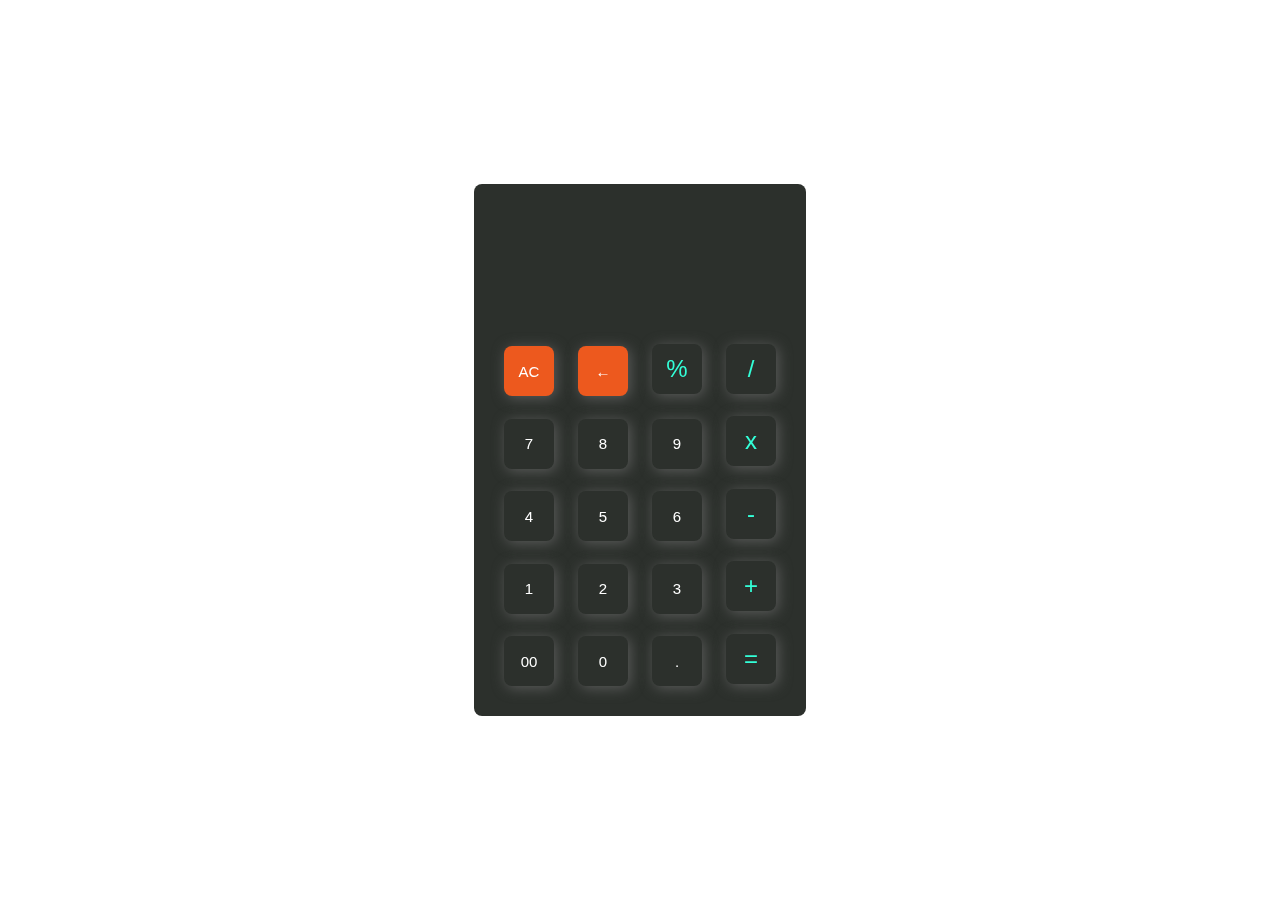
<file: Calculator/index.html>
<!DOCTYPE html>
<html lang="en">
<head>
   <title>Calculator</title>
   <link rel="stylesheet" href="style.css">
</head>
<body>
   <div id="calc">
      <div id="content">
         <form>
            <div id="output">
               <input type="text" id='res'>
            </div>
            <div class="btn">
               <input type="button" value='AC' onclick="Clear()" id="clear">
               <input type="button" value='←' onclick="Back()" id="backspace">
               <input type="button" value='%' onclick="Solve('%')" class="operator">
               <input type="button" value='/' onclick="Solve('/')" class="operator">
               <br>
               <input type="button" value='7' onclick="Solve('7')">
               <input type="button" value='8' onclick="Solve('8')">
               <input type="button" value='9' onclick="Solve('9')">
               <input type="button" value='x' onclick="Solve('x')" class="operator">
               <br>
               <input type="button" value='4' onclick="Solve('4')">
               <input type="button" value='5' onclick="Solve('5')">
               <input type="button" value='6' onclick="Solve('6')">
               <input type="button" value='-' onclick="Solve('-')" class="operator">
               <br>
               <input type="button" value='1' onclick="Solve('1')">
               <input type="button" value='2' onclick="Solve('2')">
               <input type="button" value='3' onclick="Solve('3')">
               <input type="button" value='+' onclick="Solve('+')" class="operator">
               <br>
               <input type="button" value='00' onclick="Solve('00')">
               <input type="button" value='0' onclick="Solve('0')">
               <input type="button" value='.' onclick="Solve('.')">
               <input type="button" value='=' onclick="Result()" class="operator">
            </div>
         </form>
      </div>
   </div>
   <script src='script.js'></script>
</body>
</html>
</file>
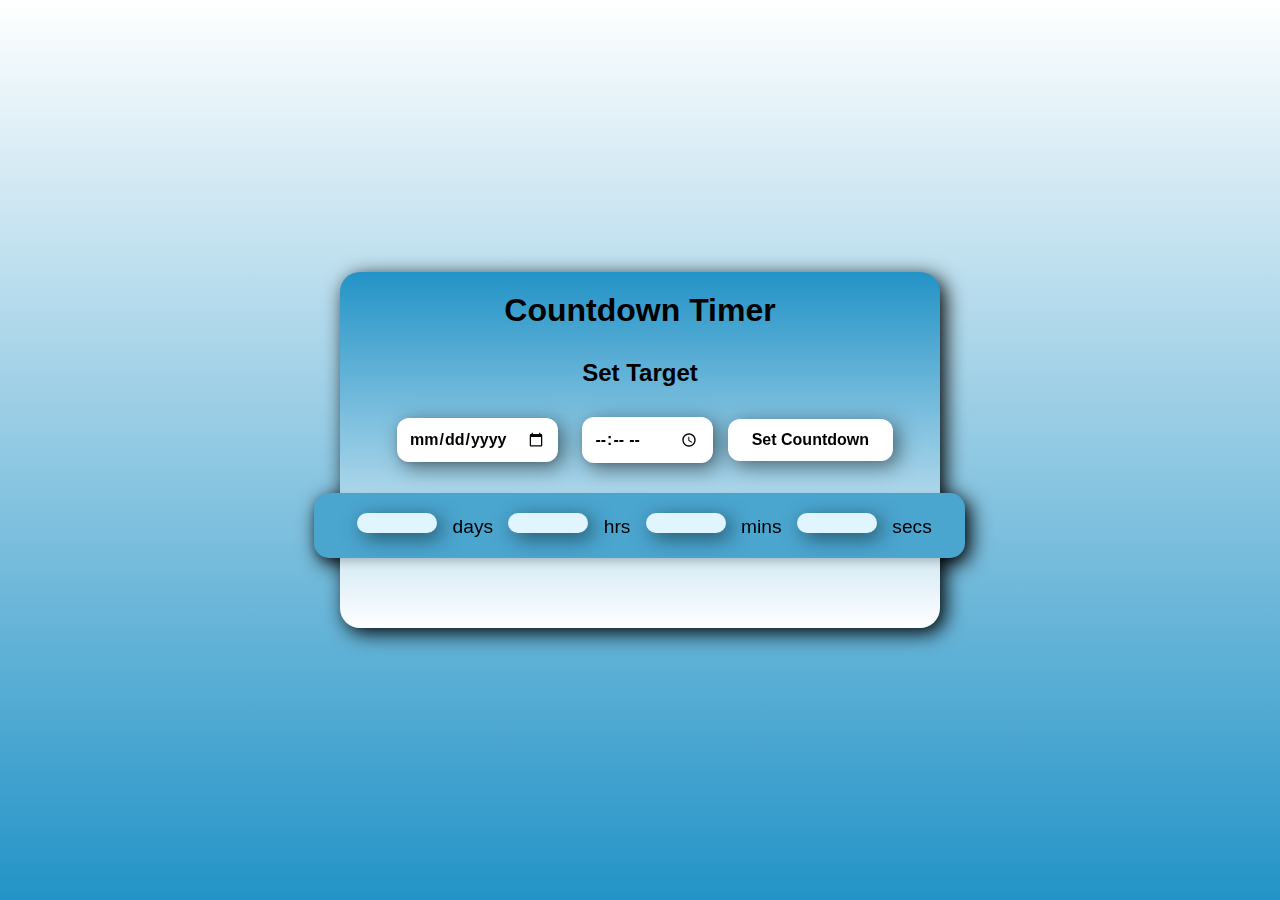
<file: Countdown Timer/index.html>
<!DOCTYPE html>
<html lang="en">
<head>
    <meta charset="UTF-8">
    <meta name="viewport" content="width=device-width, initial-scale=1.0">
    <title>Countdown Timer</title>
    <link rel="stylesheet" href="style.css">
</head>
<body>
    <div class="container">
        <h1>Countdown Timer</h1>
        <div class="set-target">
            <h2>Set Target</h2>
            <input type="date" id="date">
            <input type="time" id="time">
            <button onclick="setCountdown()">Set Countdown</button>
        </div>
        <div class="countdown">
            <div id="days" class="time-unit"></div> days
            <div id="hours" class="time-unit"></div> hrs
            <div id="minutes" class="time-unit"></div> mins
            <div id="seconds" class="time-unit"></div> secs
        </div>
        
    </div>
    
    <script src="script.js"></script>
</body>
</html>
</file>
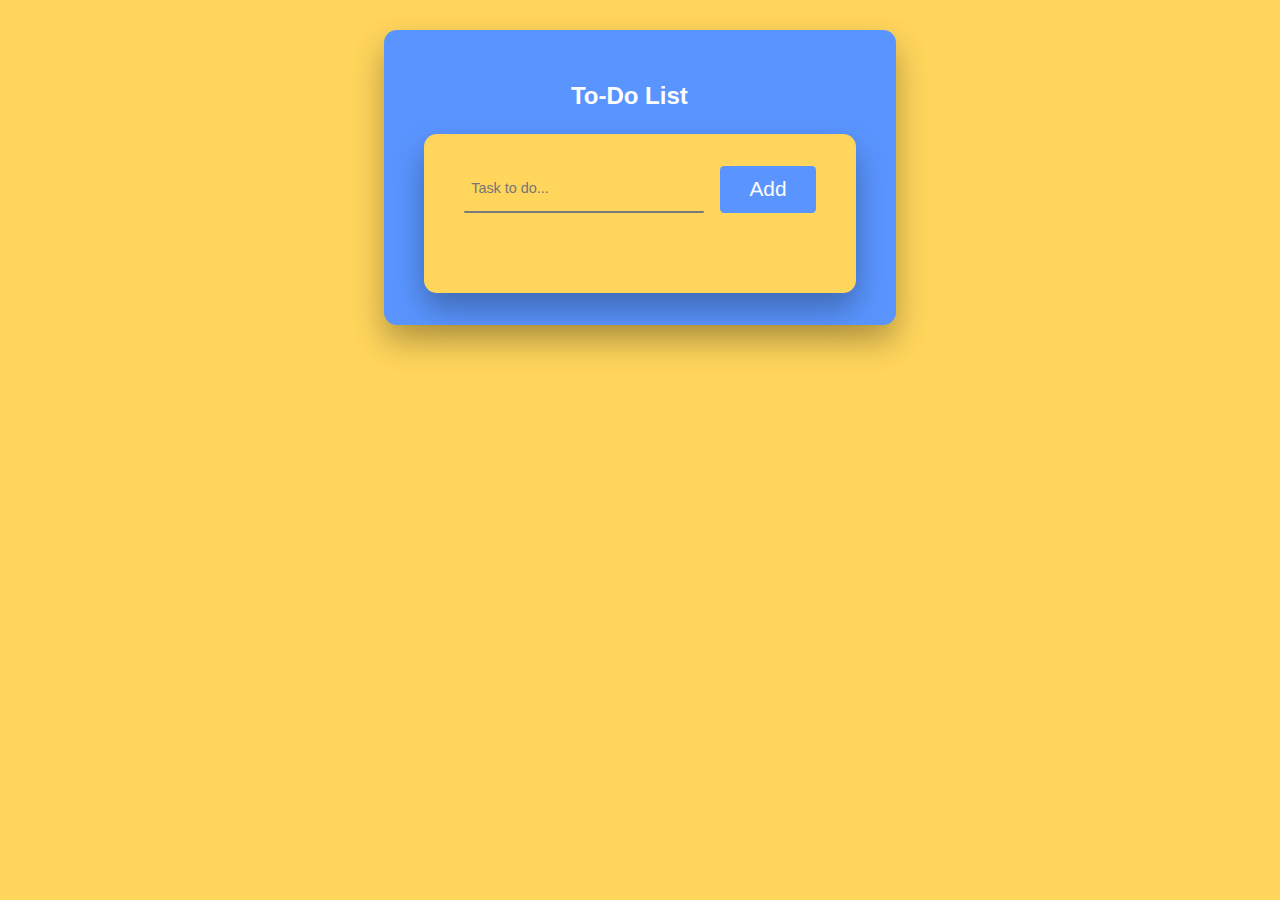
<file: To-Do List/index.html>
<!DOCTYPE html>
<html lang="en">
<head>
    <meta charset="UTF-8">
    <meta name="viewport" content="width=device-width, initial-scale=1.0">
    <title>To-Do List</title>
    <link rel="stylesheet" href="styles.css">

</head>
<body>
    <div class="app">
        <h2>To-Do List</h2>
        <div class="container">
            <div class="wrapper">
                <input type="text" placeholder="Task to do..." class="wrapper-input">
                <button id="add-btn">Add</button>
            </div>
            <div id="tasks">

            </div>
        </div>
        <p id="error">Input cannot be empty!</p>
    </div>



    <script src="script.js"></script>
</body>
</html>
</file>
<file: Calculator/style.css>
* {
    margin: 0;
    padding: 0;
    box-sizing: border-box;
}
#calc {
    width: 100%;
    height: 100vh;
    display: flex;
    justify-content: center;
    align-items: center;
}
#content {
    background: #2c302c;
    padding: 20px;
    border-radius: 8px;
    background: #2c302c;
    outline: 1px ;
}

#content form input {
    border: 0;
    outline: 0;
    width: 50px;
    height: 50px;
    border-radius: 8px;
    font-size: 15px;
    margin: 10px;
    cursor: pointer;
}
#content form input.operator{
    color: #33ffd8;
    font-size: 1.5rem;
}
#backspace {
    background-color: rgb(237, 89, 30);
    color: white;
}
#res {
    padding: 40px;
}
#clear {
    background-color: rgb(237, 89, 30);
    color: white;
}
form #output {
    display: flex;
    justify-content: flex-end;
    margin: 15px 0;
}
form #output input {
    text-align: right;
    flex: 1;
    font-size: 25px;
    background-color: transparent;
    color: white;
    
}
.btn input{
    background-color: #2c302c;
    filter: drop-shadow(2px 2px 7px #5b5c5b);
    color: white;
}
</file>
<file: To-Do List/styles.css>
*{
    padding: 0;
    margin: 0;
    box-sizing: border-box;
}
body{
    height: 100vh;
    background-color: #ffd55c;

}

.app{
    font-family:Verdana, Geneva, Tahoma, sans-serif;
    width: min(95vm, 31.25em);
    position: absolute;
    margin-right: auto;
    left: 30%;
    right: 30%;
    top: 1.875em;
    padding: 2em 2.5em;
    background-color: #5a95ff;
    box-shadow: 0 1em 2em rgba(0,0,0,0.3);
    border-radius: 0.8em;
}

.container{
    padding: 2em 2.5em;
    background-color: #ffd55c;
    box-shadow: 0 1em 2em rgba(0,0,0,0.3);
    border-radius: 0.8em;

}

.wrapper{
    position: relative;
    display: grid;
    grid-template-columns: 10fr 4fr;
    gap: 1em;
}

.wrapper-input{
    width: 100%;
    background-color: transparent;
    color: #111111;
    font-size: 0.9em;
    border: none;
    border-bottom: 2px solid #797979;
    border-radius: 0.1em;
    padding: 1em 0.5em;

}

.wrapper-input:focus{
    outline: none;
    border-bottom:2px solid #acaeb4;
}
.wrapper button{
    position: relative;
    border-radius: 0.2em;
    font-weight: 500;
    font-size: 1.3em;
    background-color: #5a95ff;
    border: none;
    outline: none;
    color: #ffffff;
    cursor: pointer;
}
.wrapper button:hover{
    background-color: #2471ff;
}
#tasks{
    margin-top: 1em;
    border-radius: 0.5em;
    width: 100%;
    position: relative;
    padding: 1em 0.5em;
    overflow:hidden !important;;
}
.task{
    background-color: #ffffff;
    padding: 0.8em 1em;
    display: grid;
    grid-template-columns: 10fr 2fr 2fr ;
    gap: 1em;
    border-radius: 0.5em;
    box-shadow: 0 0.5em 1em rgba(0,0,0,0.3);
    align-items: center;
    cursor: pointer;
}

.task:not(:first-child){
    margin-top: 1em;
}
.task span{
    font: 0.9em;
    font-weight: 400;
    word-break: break-all;
}
.task button{
    color: white;
    width: 100%;
    padding: 10px ;
    border-radius: 0.5em;
    border: none;
    outline: none;
    cursor: pointer;
}
.edit{
    background-color: #508dff;
    letter-spacing: 1px;
}
.edit:hover{
    background-color: #2773ff;
}
.delete{
    background-color: #ff5c5c ;
    letter-spacing: 1px;
}
.delete:hover{
    background-color: #ff2f2f;
}
#error{
    text-align: center;
    background-color: white;
    color: #ff4343;
    margin-top: 1.5em;
    padding: 1em 0;
    border-radius: 0.8em;
    display: none;

}
h2{
    z-index: 3;
    position: relative;
    align-items: center;
    justify-content: center;
    margin-left: 34%;
    margin-top: 20px;
    margin-bottom: 1em;
    color: white;
    font-weight: 900;
}
</file>
<file: Countdown Timer/style.css>
/* General Reset */
* {
    box-sizing: border-box;
    font-family: 'Verdana', Geneva, Tahoma, sans-serif;
    margin: 0;
    padding: 0;
}

body {
    display: flex;
    justify-content: center;
    align-items: center;
    height: 100vh;
    background:linear-gradient(to bottom,#fff ,#2393c7);
    background-repeat: no-repeat;
    background-size: cover;
    margin: 0;
}

/* Container Style */
.container {
    position: absolute;
    text-align: center;
    border-radius: 20px;
    background:linear-gradient(to bottom,#2393c7  ,#fff );
    color: #000;
    padding: 20px;
    filter: drop-shadow(5px 5px 10px #000);
    z-index: 0;
    padding-bottom: 155px;
    width: 600px;
}

h2{
    padding-bottom: 20px;
}

/* Countdown Style */
.countdown {
    font-size: 1.2em;
    margin: 20px;
    margin-bottom: -20px;
    margin-left: -46px;
    position:absolute;
    width: 651px;
    border: 0px solid #4a90e2;
    border-radius: 15px;
    padding: 20px;
    background-color: #4aa5cf;
    color: #000000;
    z-index: 5;
    box-shadow: 0 4px 8px rgba(0, 0, 0, 0.2);
    transition: background-color 0.3s, transform 0.3s, box-shadow 0.3s;
}

.countdown:hover {
    background-color: #2393c7;
    transform: scale(1.05);
    box-shadow: 0 8px 16px rgba(0, 0, 0, 0.4);
}

/* Time Unit Style */
.time-unit {
    display: inline-block;
    width: 80px;
    border: 0px solid #4a90e2;
    border-radius: 12px;
    background-color: #e1f5fe;
    filter: drop-shadow(5px 5px 10px rgba(0, 0, 0, 0.5));
    color: #333;
    padding: 10px;
    font-size: 2em;
    font-weight: bold;
    z-index: 10;
    margin: 0 10px;
    animation: pulse 1.5s infinite, rotate 2s infinite linear;
}

@keyframes pulse {
    0% { transform: scale(1); opacity: 1; }
    50% { transform: scale(1.1); opacity: 1; }
    100% { transform: scale(1); opacity: 1; }
}


/* Input and Button Styles */
.set-target {
    margin-top: 30px;
}

input[type="date"], input[type="time"] {
    margin: 10px;
    border: 0px solid #4a90e2;
    border-radius: 12px;
    background-color: #fff;
    filter: drop-shadow(5px 5px 10px rgba(0, 0, 0, 0.5));
    padding: 12px;
    font-weight: bold;
    font-size: 16px;
    color: #000;
    box-shadow: 0 2px 4px rgba(0, 0, 0, 0.1);
    transition: border-color 0.3s, box-shadow 0.3s;
}

input[type="date"]:focus, input[type="time"]:focus {
    border-color: #4a90e2;
    box-shadow: 0 4px 8px rgba(74, 144, 226, 0.2);
    outline: none;
    border: none;
    background-color: #2b70c9;
    color: #ffffff;
}

button {
    padding: 12px 24px;
    font-size: 16px;
    cursor: pointer;
    border: 0px solid #4a90e2;
    border-radius: 12px;
    background-color: #fff;
    filter: drop-shadow(5px 5px 10px rgba(0, 0, 0, 0.5));
    color:  #000000;
    font-weight: bold;
    transition: background-color 0.3s, color 0.3s, transform 0.3s;
}

button:hover {
    background-color: #2b70c9;
    color: #ffffff;
    border: none;
    transform: scale(1.05);
}

/* Responsive Design */
@media (max-width: 768px) {
    .container {
        padding: 15px;
    }

    .countdown {
        font-size: 1.5em;
        padding: 15px;
    }

    .time-unit {
        width: 70px;
        font-size: 1.5em;
        padding: 15px;
    }

    input[type="date"], input[type="time"] {
        font-size: 14px;
        padding: 10px;
    }

    button {
        font-size: 14px;
        padding: 10px 20px;
    }
}

@media (max-width: 480px) {
    .container {
        padding: 10px;
    }

    .countdown {
        font-size: 1.2em;
        padding: 10px;
    }

    .time-unit {
        width: 60px;
        font-size: 1.2em;
        padding: 10px;
    }

    input[type="date"], input[type="time"] {
        font-size: 12px;
        padding: 8px;
    }

    button {
        font-size: 12px;
        padding: 8px 16px;
    }
}
</file>
